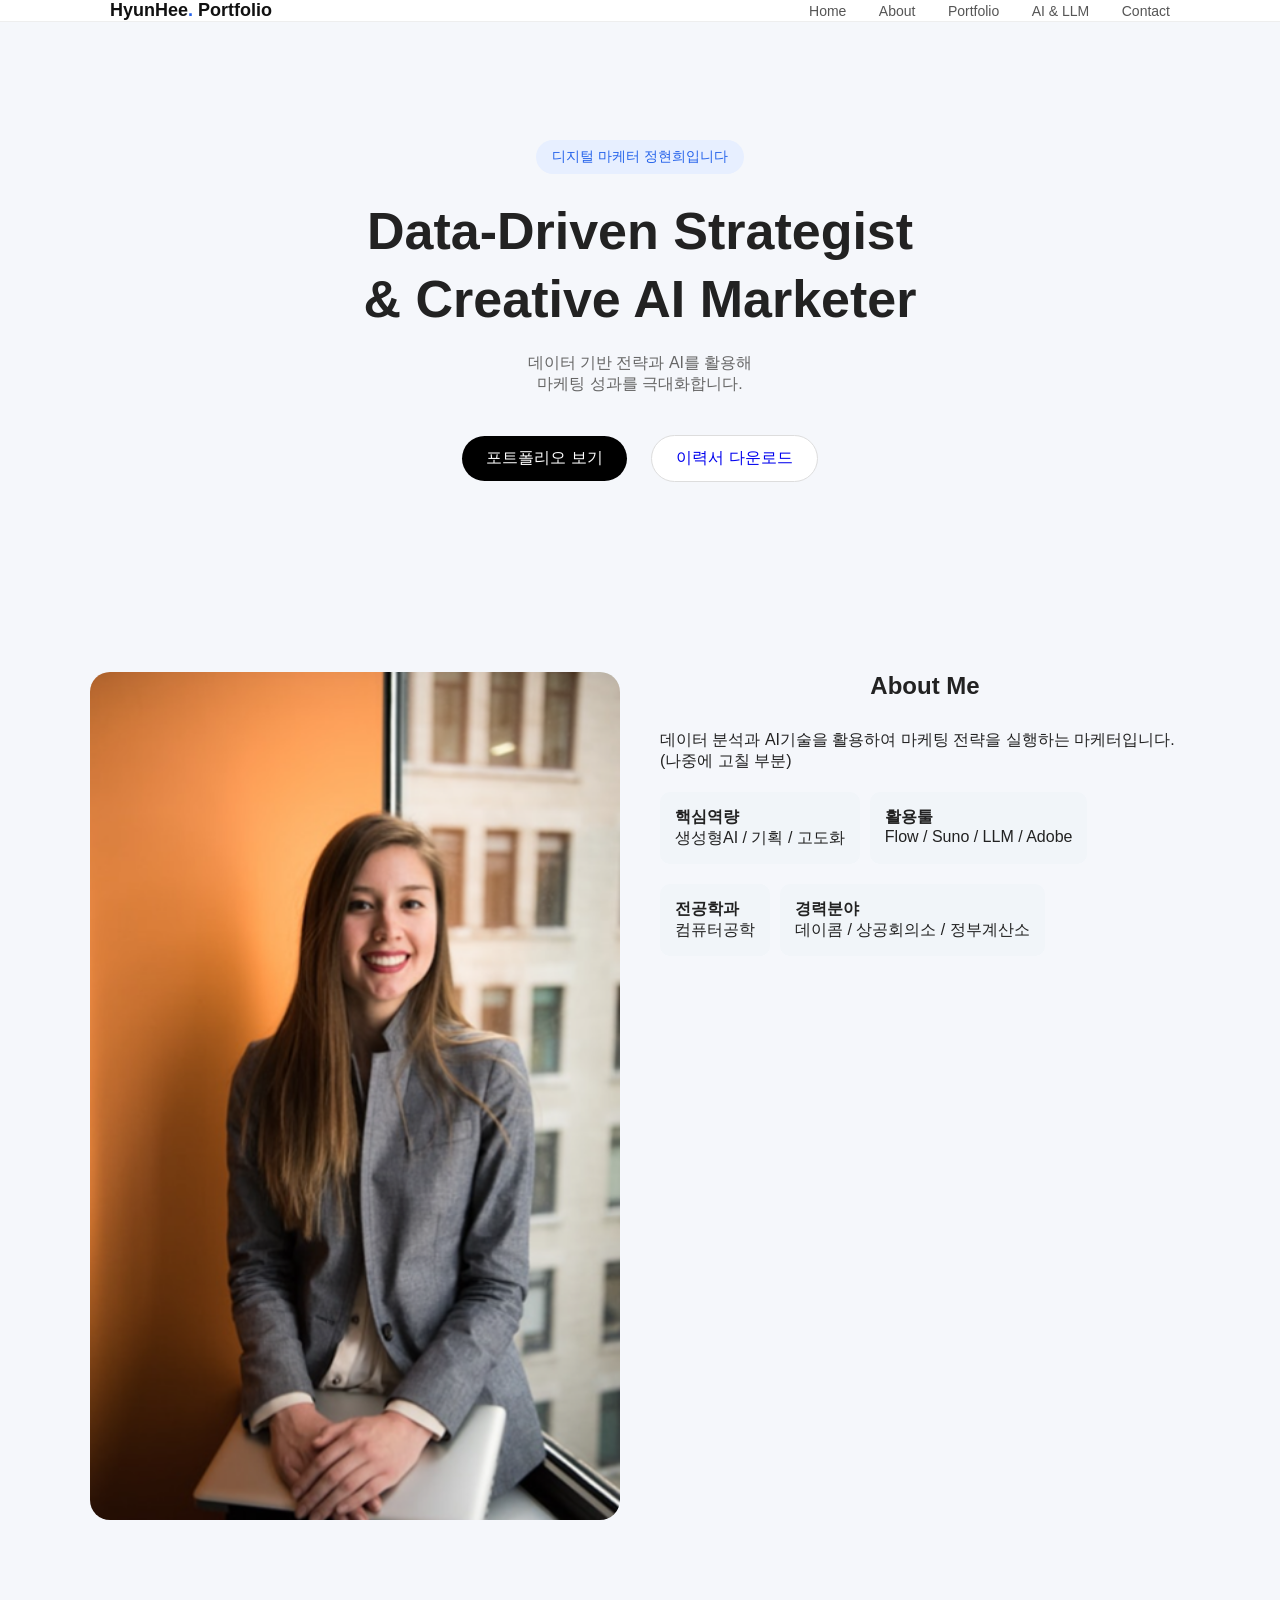
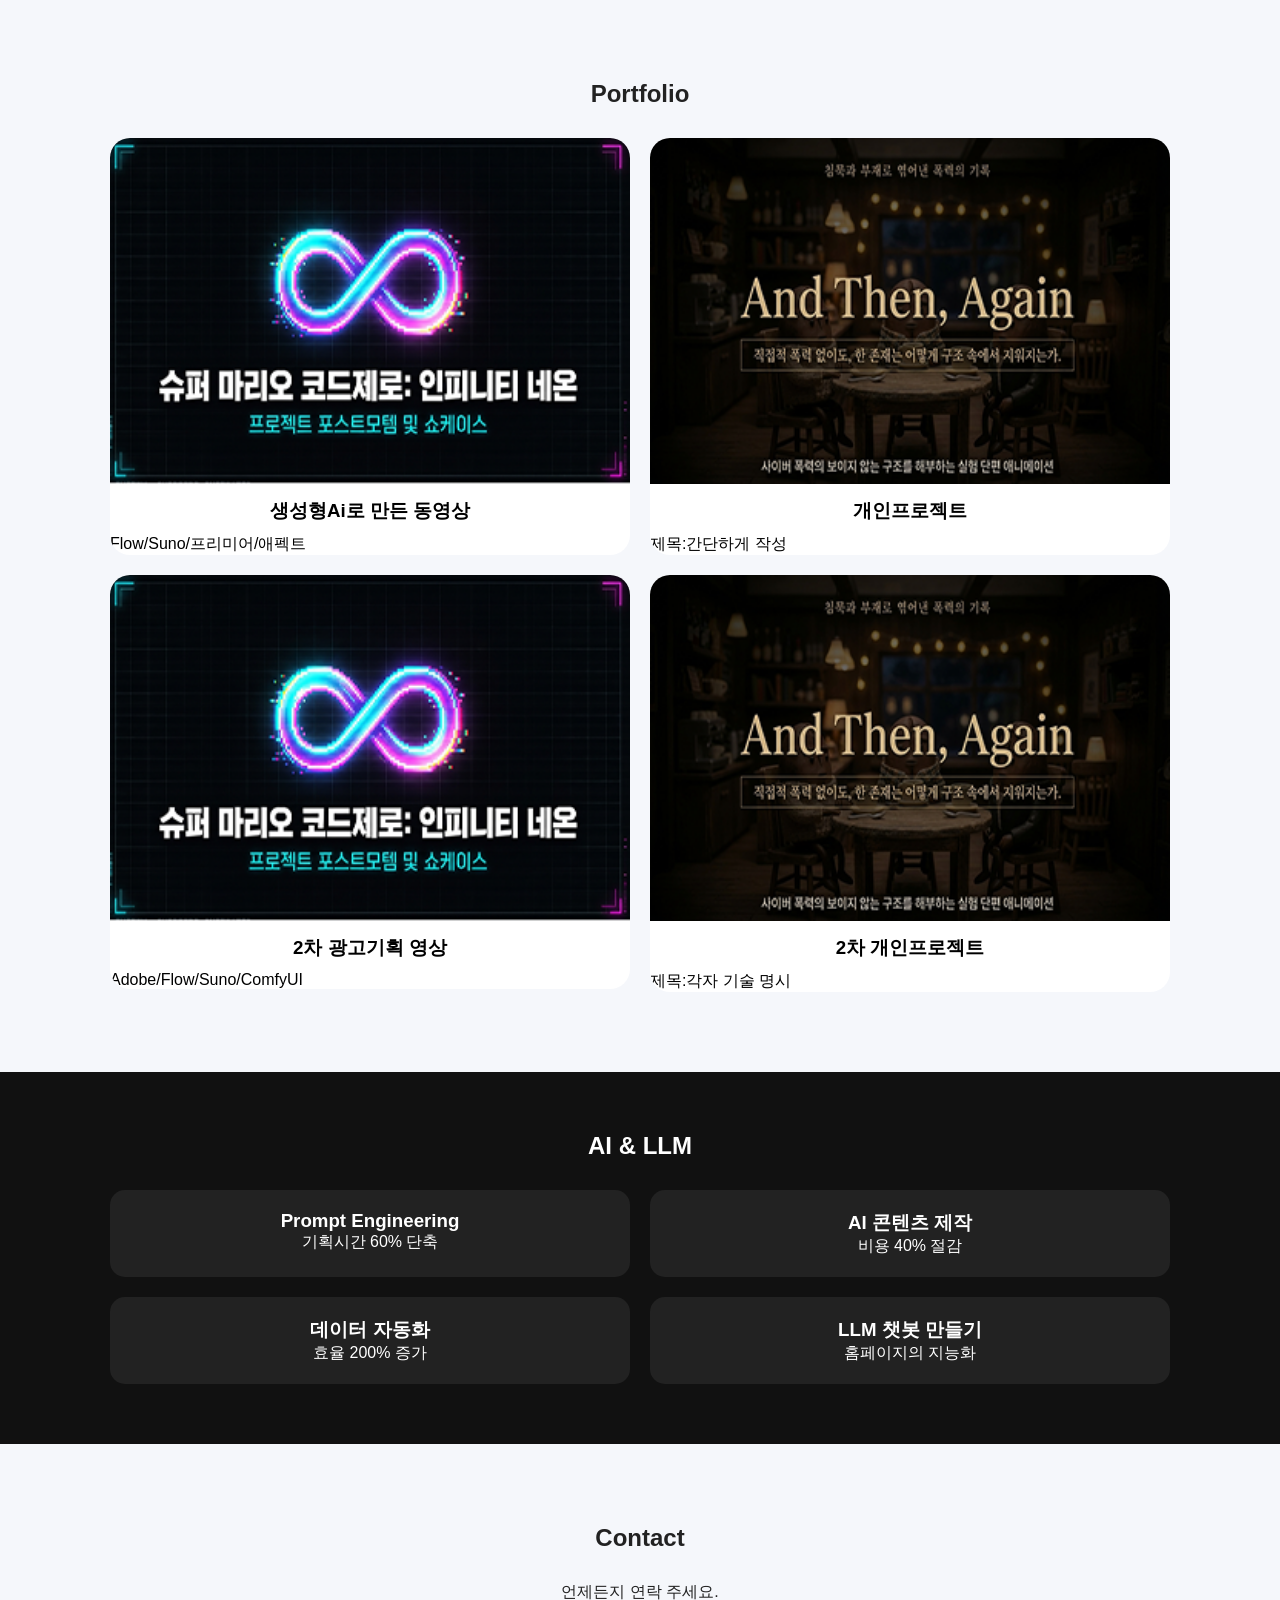
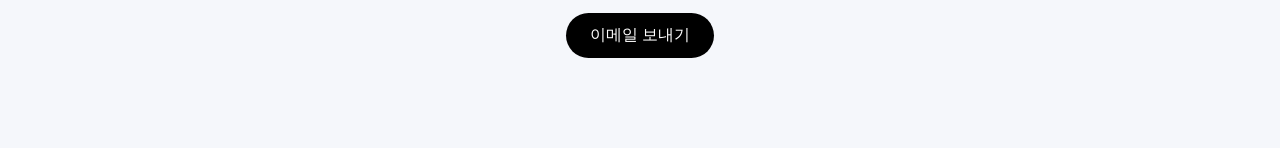
<file: index.html>
<!doctype html>
<html lang="ko">
  <head>
    <meta charset="UTF-8" />
    <meta name="viewport" content="width=device-width, initial-scale=1.0" />
    <title>정현희 홈페이지</title>
    <link rel="stylesheet" href="./css/style.css" />
  </head>
  <body>
    <!-- Navbar :주석문 -->
    <nav class="navbar">
      <div class="container nav-inner">
        <a href="index.html">
          <div class="logo">
            HyunHee<span>.</span>
            Portfolio
          </div>
        </a>
        <div class="menu">
          <a href="#home">Home</a>
          <a href="#about">About</a>
          <a href="#portfolio">Portfolio</a>
          <a href="#ai">AI & LLM</a>
          <a href="#contact">Contact</a>
        </div>
      </div>
    </nav>
    <!-- Hero -->
    <section id="home" class="hero">
      <div class="container hero-inner">
        <div class="badge">디지털 마케터 정현희입니다</div>
        <h1>
          Data-Driven <span> Strategist </span><br />
          & Creative <span> AI Marketer </span>
        </h1>
        <p>
          데이터 기반 전략과 AI를 활용해<br />
          마케팅 성과를 극대화합니다.
        </p>
        <div class="btn-group">
          <a href="#portfolio" class="btn primary">포트폴리오 보기</a>
          <a href="img/이력서.pdf" class="btn secondary">이력서 다운로드</a>
        </div>
      </div>
    </section>

    <!-- About me -->
    <section id="about" class="container about">
      <div class="about-grid">
        <img src="img/대표사진.png" alt="이미지에 대한 설명" />
        <div>
          <h2>About Me</h2>
          <p>
            데이터 분석과 AI기술을 활용하여 마케팅 전략을 실행하는
            마케터입니다.<br />(나중에 고칠 부분)
          </p>
          <div class="card-box">
            <div class="card">
              <h4 class="bold">핵심역량</h4>
              <p>생성형AI / 기획 / 고도화</p>
            </div>
            <div class="card">
              <h4>활용툴</h4>
              <p>Flow / Suno / LLM / Adobe</p>
            </div>
          </div>
          <div class="card-box">
            <div class="card">
              <h4>전공학과</h4>
              <p>컴퓨터공학</p>
            </div>
            <div class="card">
              <h4>경력분야</h4>
              <p>데이콤 / 상공회의소 / 정부계산소</p>
            </div>
          </div>
        </div>
      </div>
    </section>

    <!-- Portfolio -->
    <section id="portfolio" class="portfolio">
      <div class="container">
        <h2>Portfolio</h2>
        <div class="grid">
          <a href="html/team1.html" class="portfolio-a">
            <div class="portfolio-card">
              <img src="img/폴트폴리오1.png" alt="1차 팀프로젝트" />
              <h3>생성형Ai로 만든 동영상</h3>
              <p>Flow/Suno/프리미어/애펙트</p>
            </div>
          </a>
          <a href="html/personal1.html" class="portfolio-a">
            <div class="portfolio-card">
              <img src="img/개인포트폴리오.png" alt="1차 개인 1차 프로젝트" />
              <h3>개인프로젝트</h3>
              <p>제목:간단하게 작성</p>
            </div>
          </a>
          <a href="html/team2.html" class="portfolio-a">
            <div class="portfolio-card" >
              <img src="img/폴트폴리오1.png" alt="2차 팀프로젝트" />
              <h3>2차 광고기획 영상</h3>
              <p> Adobe/Flow/Suno/ComfyUI </p>
            </div>
          </a>
          <a href="html/personal2.html" class="portfolio-a">
            <div class="portfolio-card" >
              <img src="img/개인포트폴리오.png" alt="2차 개인 프로젝트" />
              <h3>2차 개인프로젝트</h3>
              <p>제목:각자 기술 명시</p>
            </div>
          </a>
        </div>
      </div>
    </section>

  <!-- AI -->  
   <section id="ai"  class="ai">
    <div class="container">
      <h2> AI & LLM </h2>
      <div class="grid">
 
        <div class="ai-card">
          <a href="#"> <h3> Prompt Engineering </h3> </a>
          <p> 기획시간 60% 단축 </p>
        </div>

        <div class="ai-card">
          <a href="#"> <h3> AI 콘텐츠 제작 </h3> </a>
          <p> 비용 40% 절감 </p>
        </div>

        <div class="ai-card">
          <a href="#"> <h3> 데이터 자동화 </h3> </a> 
          <p> 효율 200% 증가 </p>
        </div>

        <div class="ai-card">
          <a href="#"> <h3> LLM 챗봇 만들기 </h3> </a>
          <p> 홈페이지의 지능화 </p>
        </div>

      </div>
    </div>
   </section>
   <!-- contact -->
   <section id="contact" class="contact">
    <div class="container center contact-align-center">
      <h2> Contact </h2>
      <p> 언제든지 연락 주세요.</p>
      <a href="mailto:hee0075@hanmail.net" class="btn primary">이메일 보내기</a>
    </div>
   </section> 
  </body>
</html>
</file>
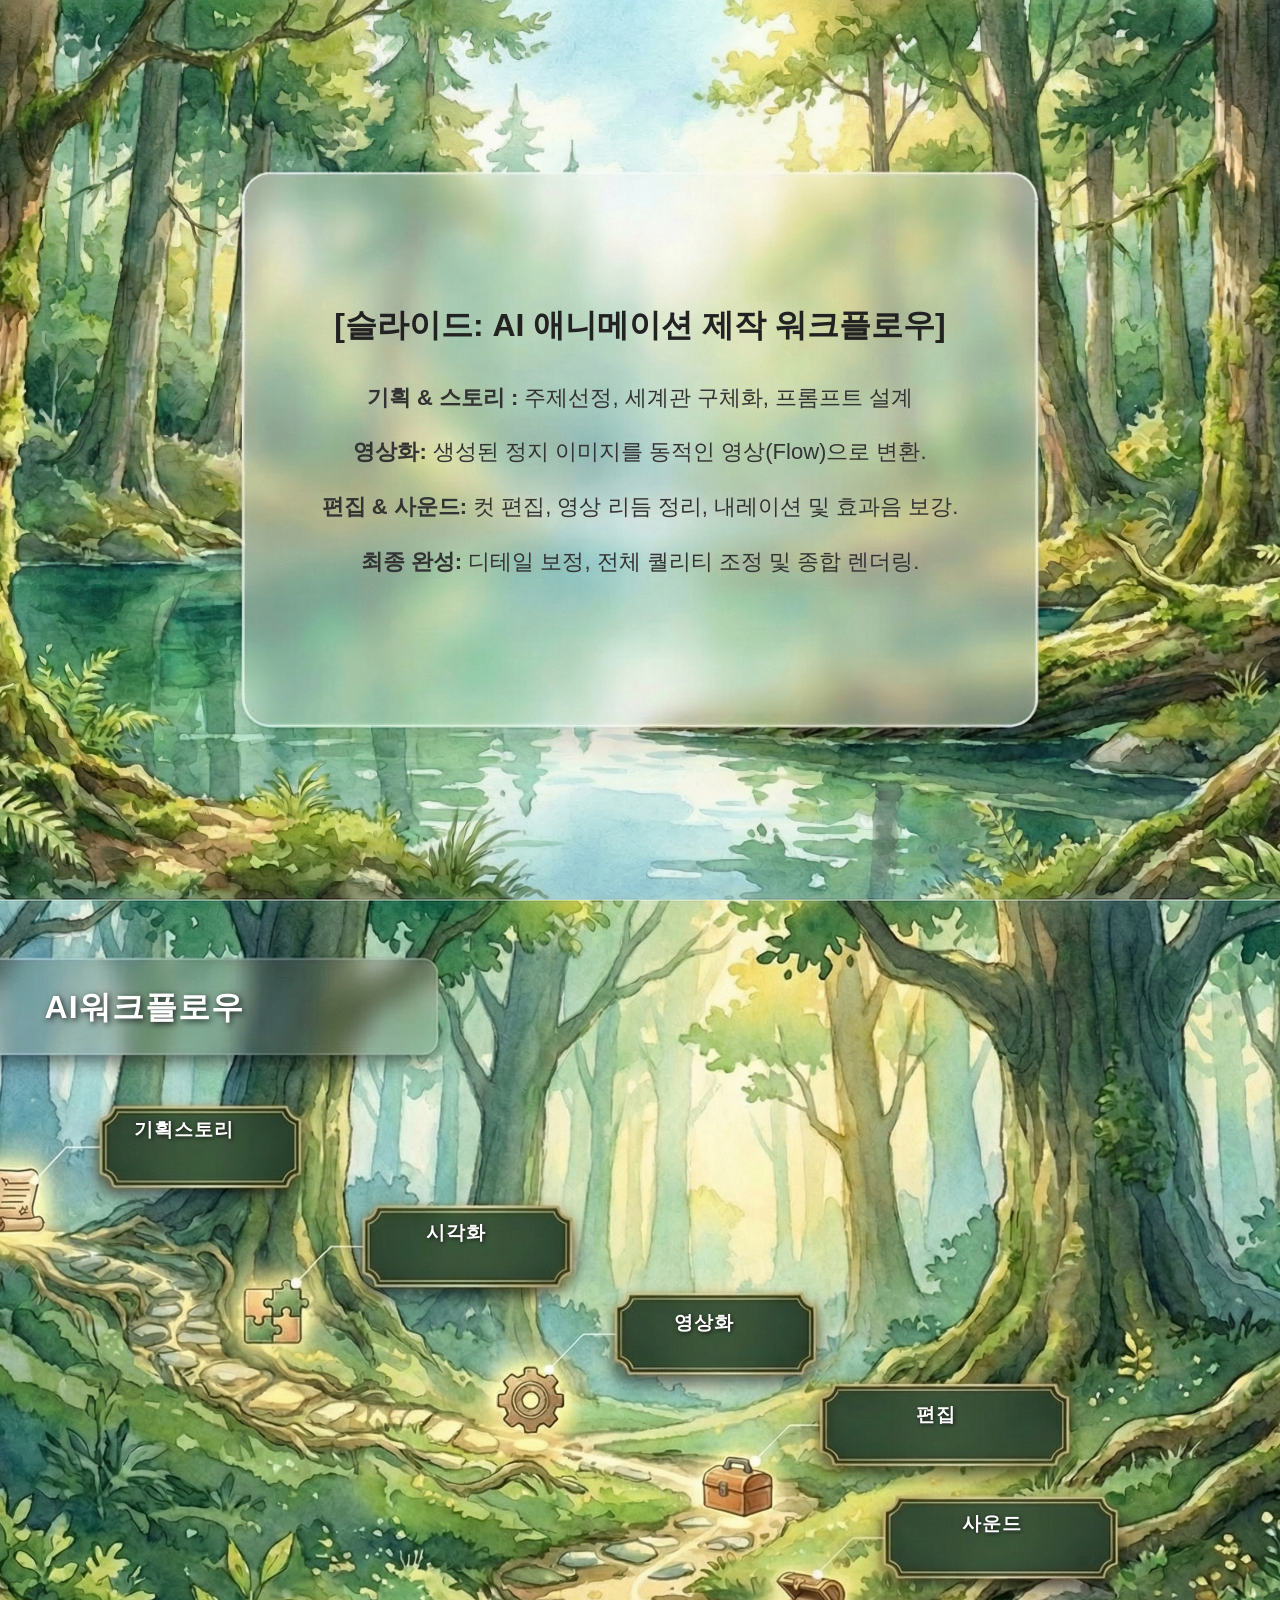
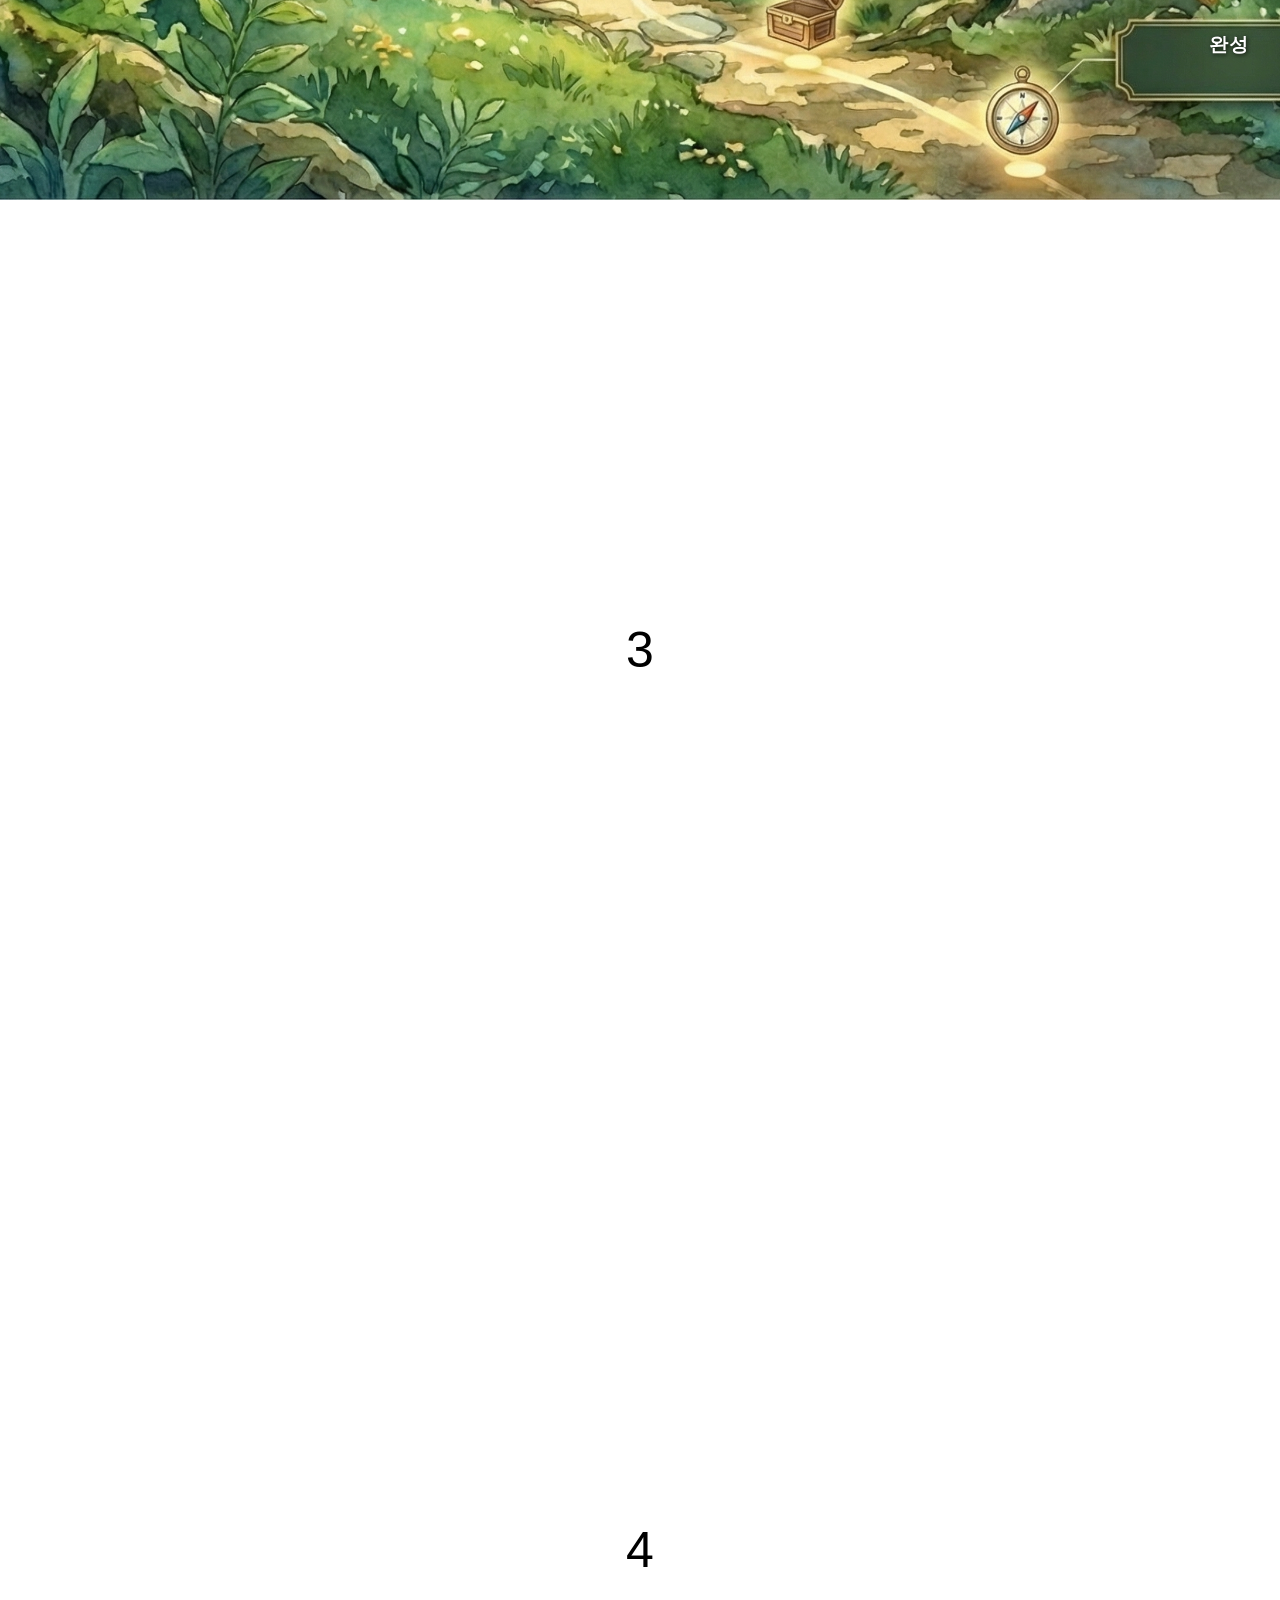
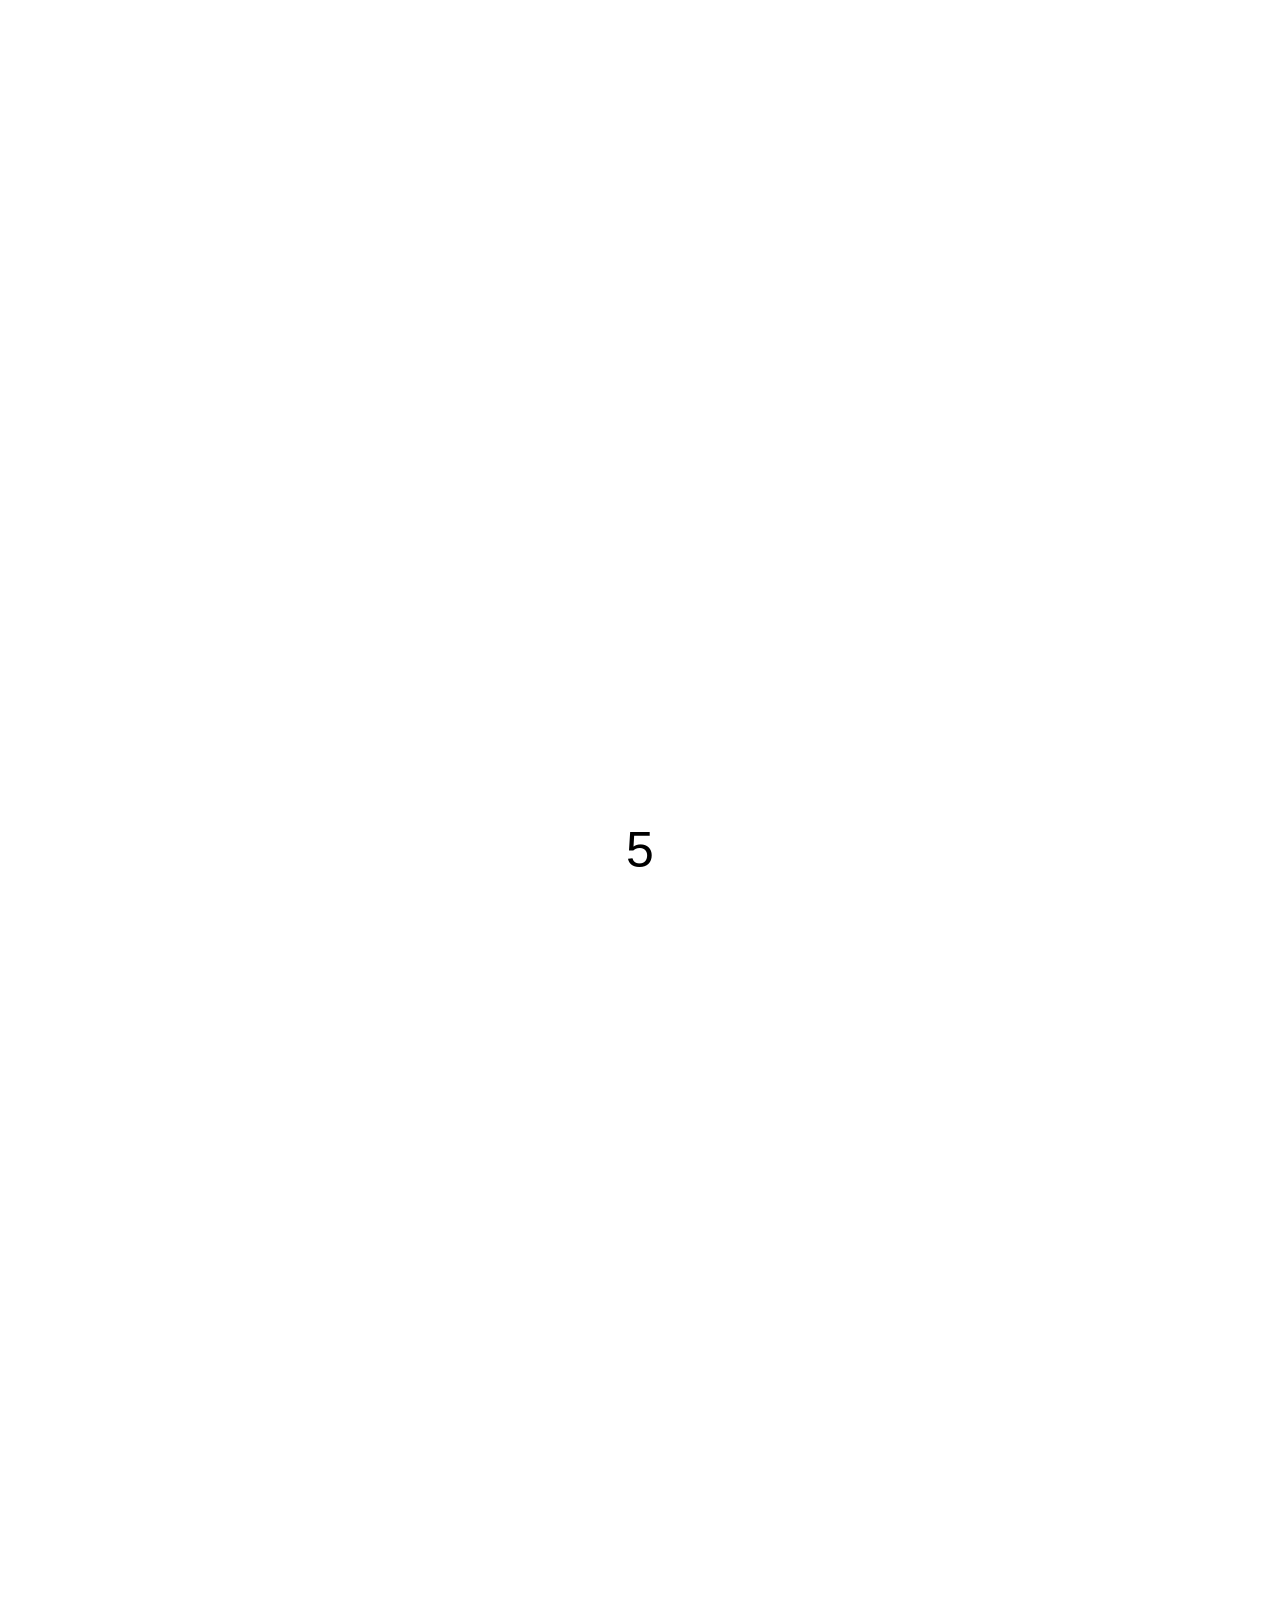
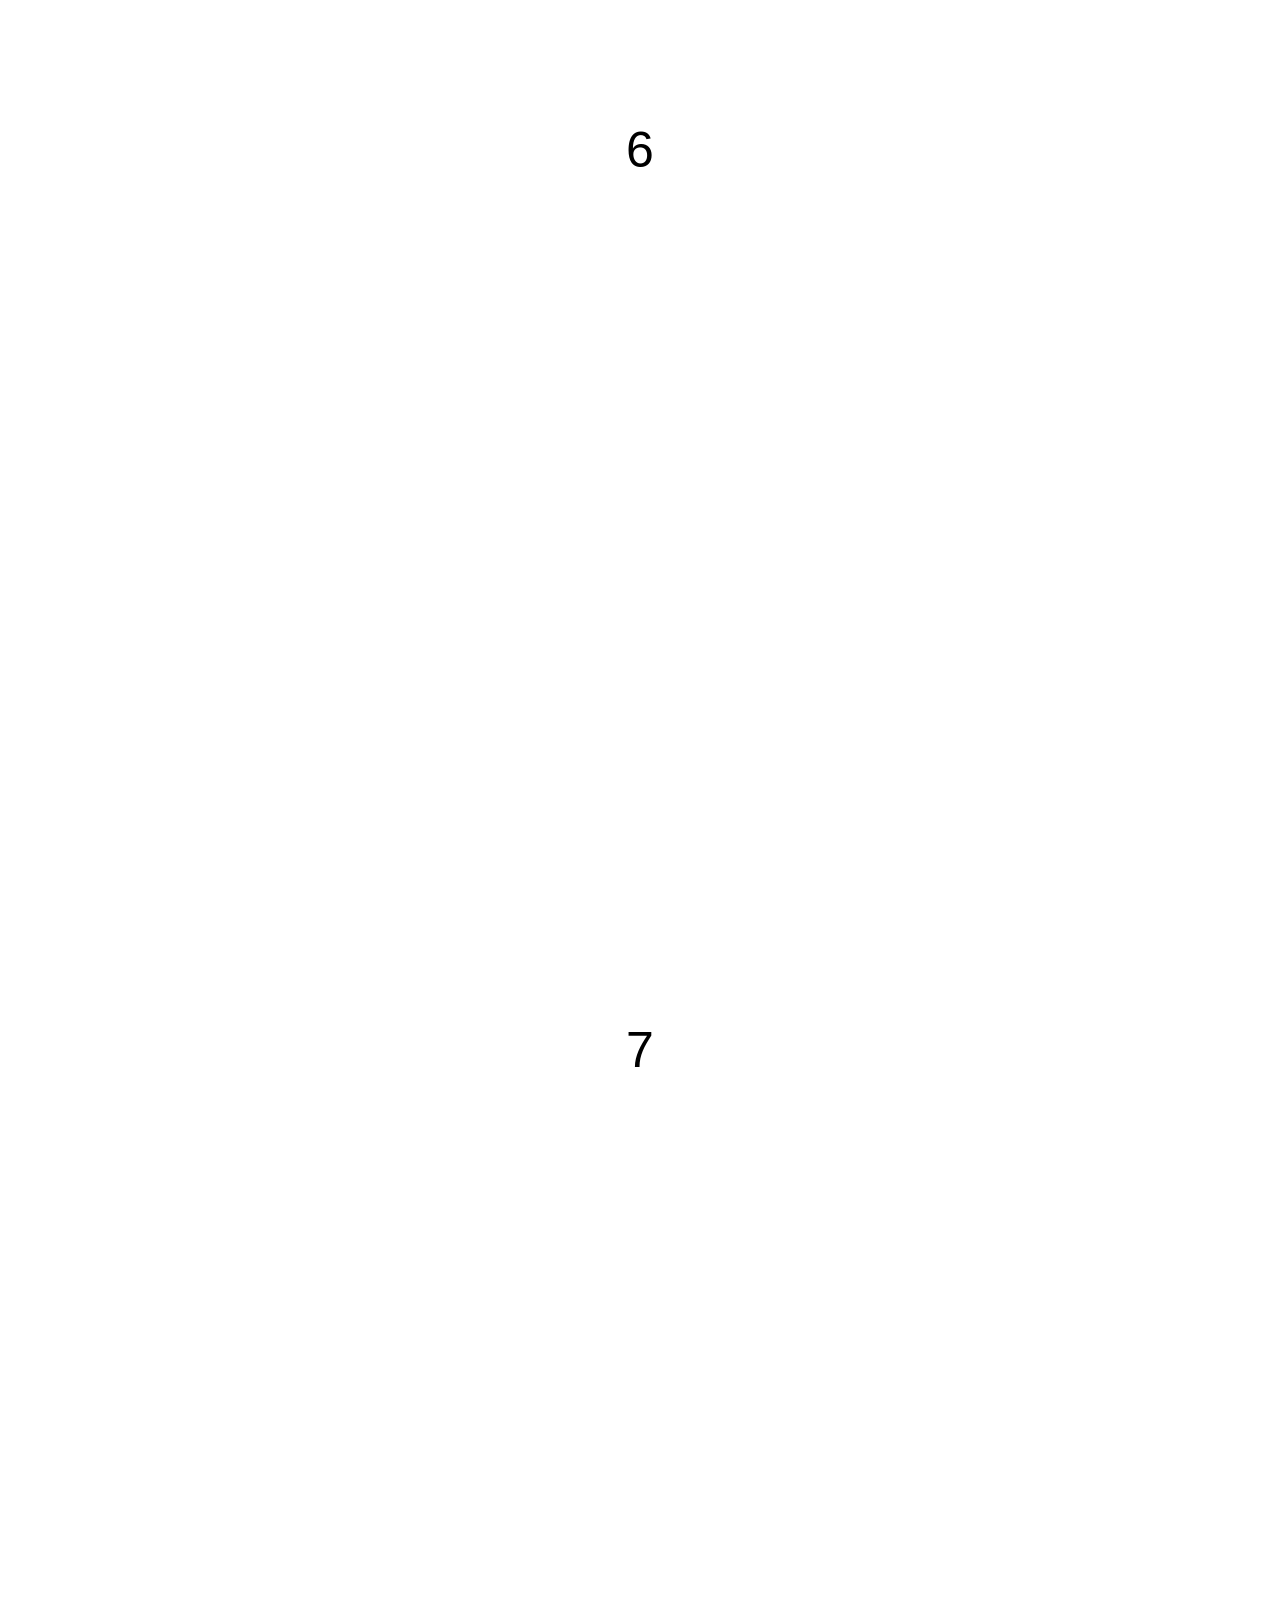
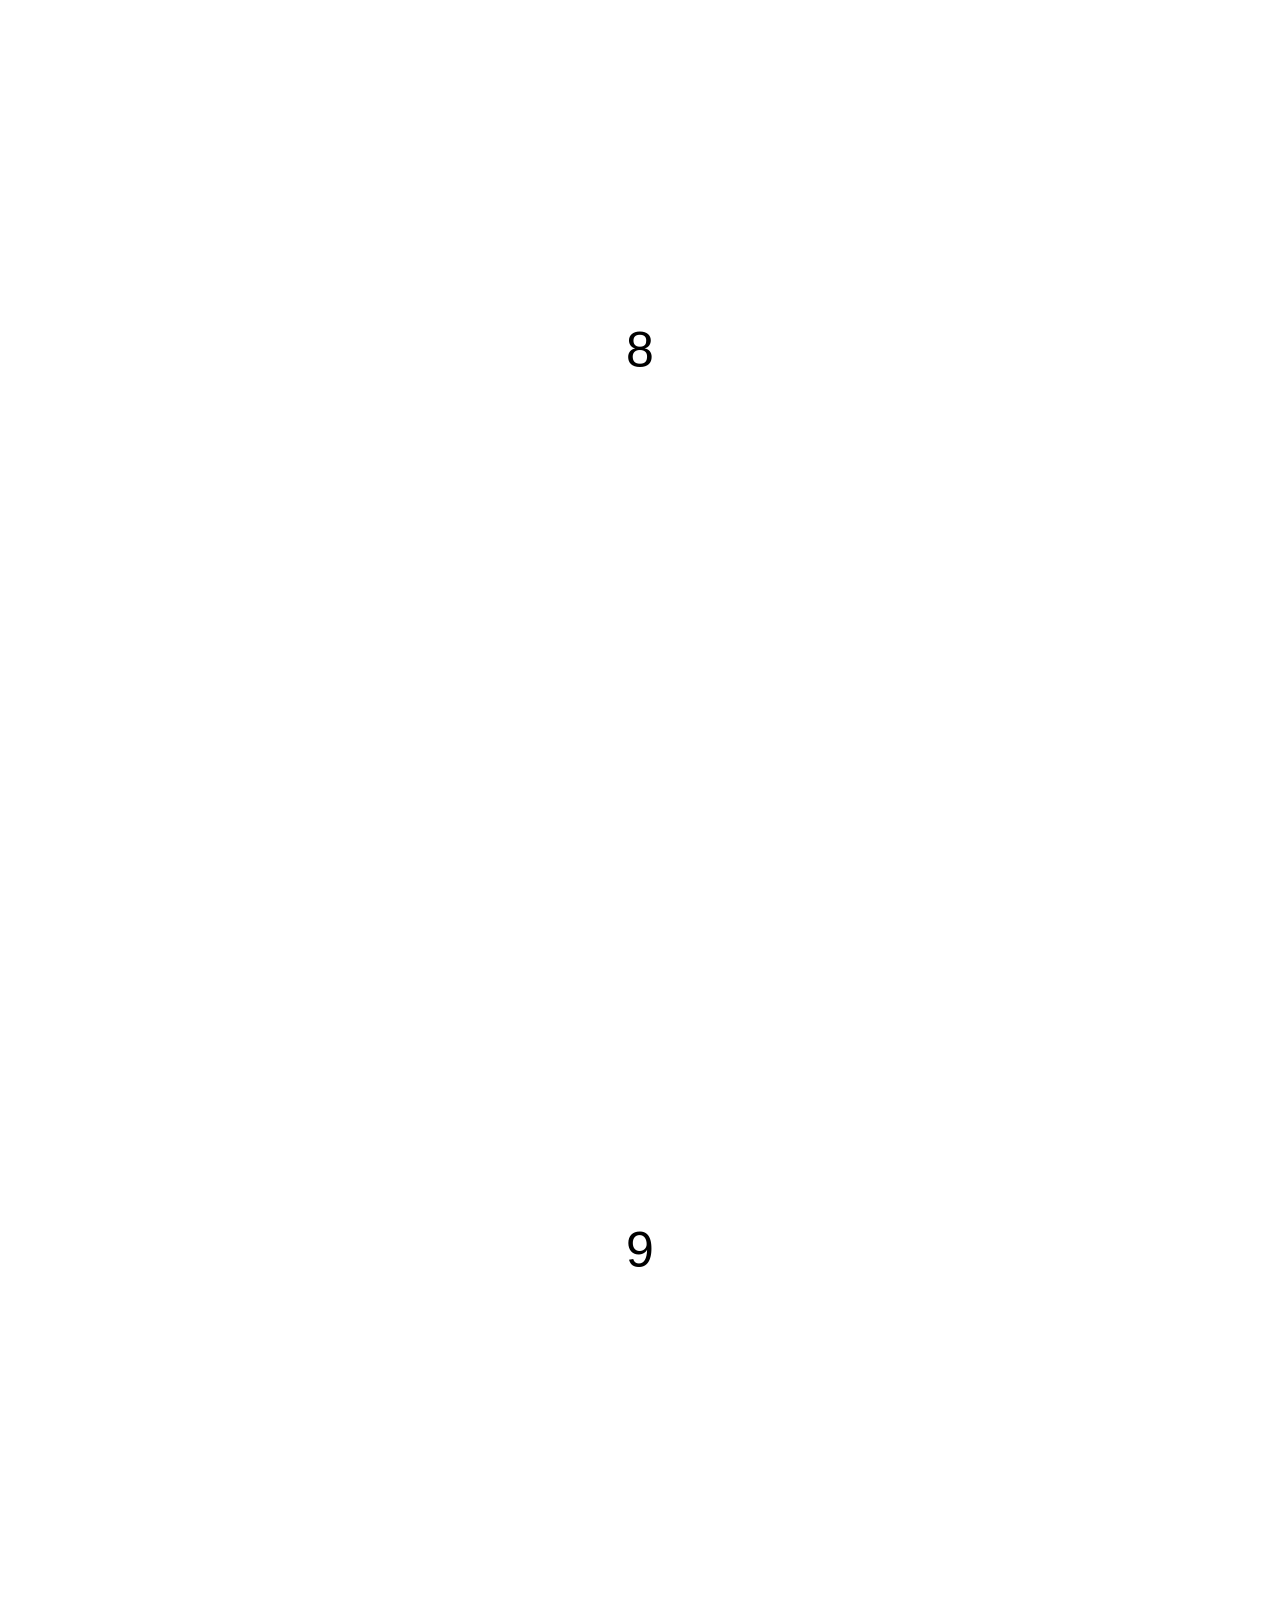
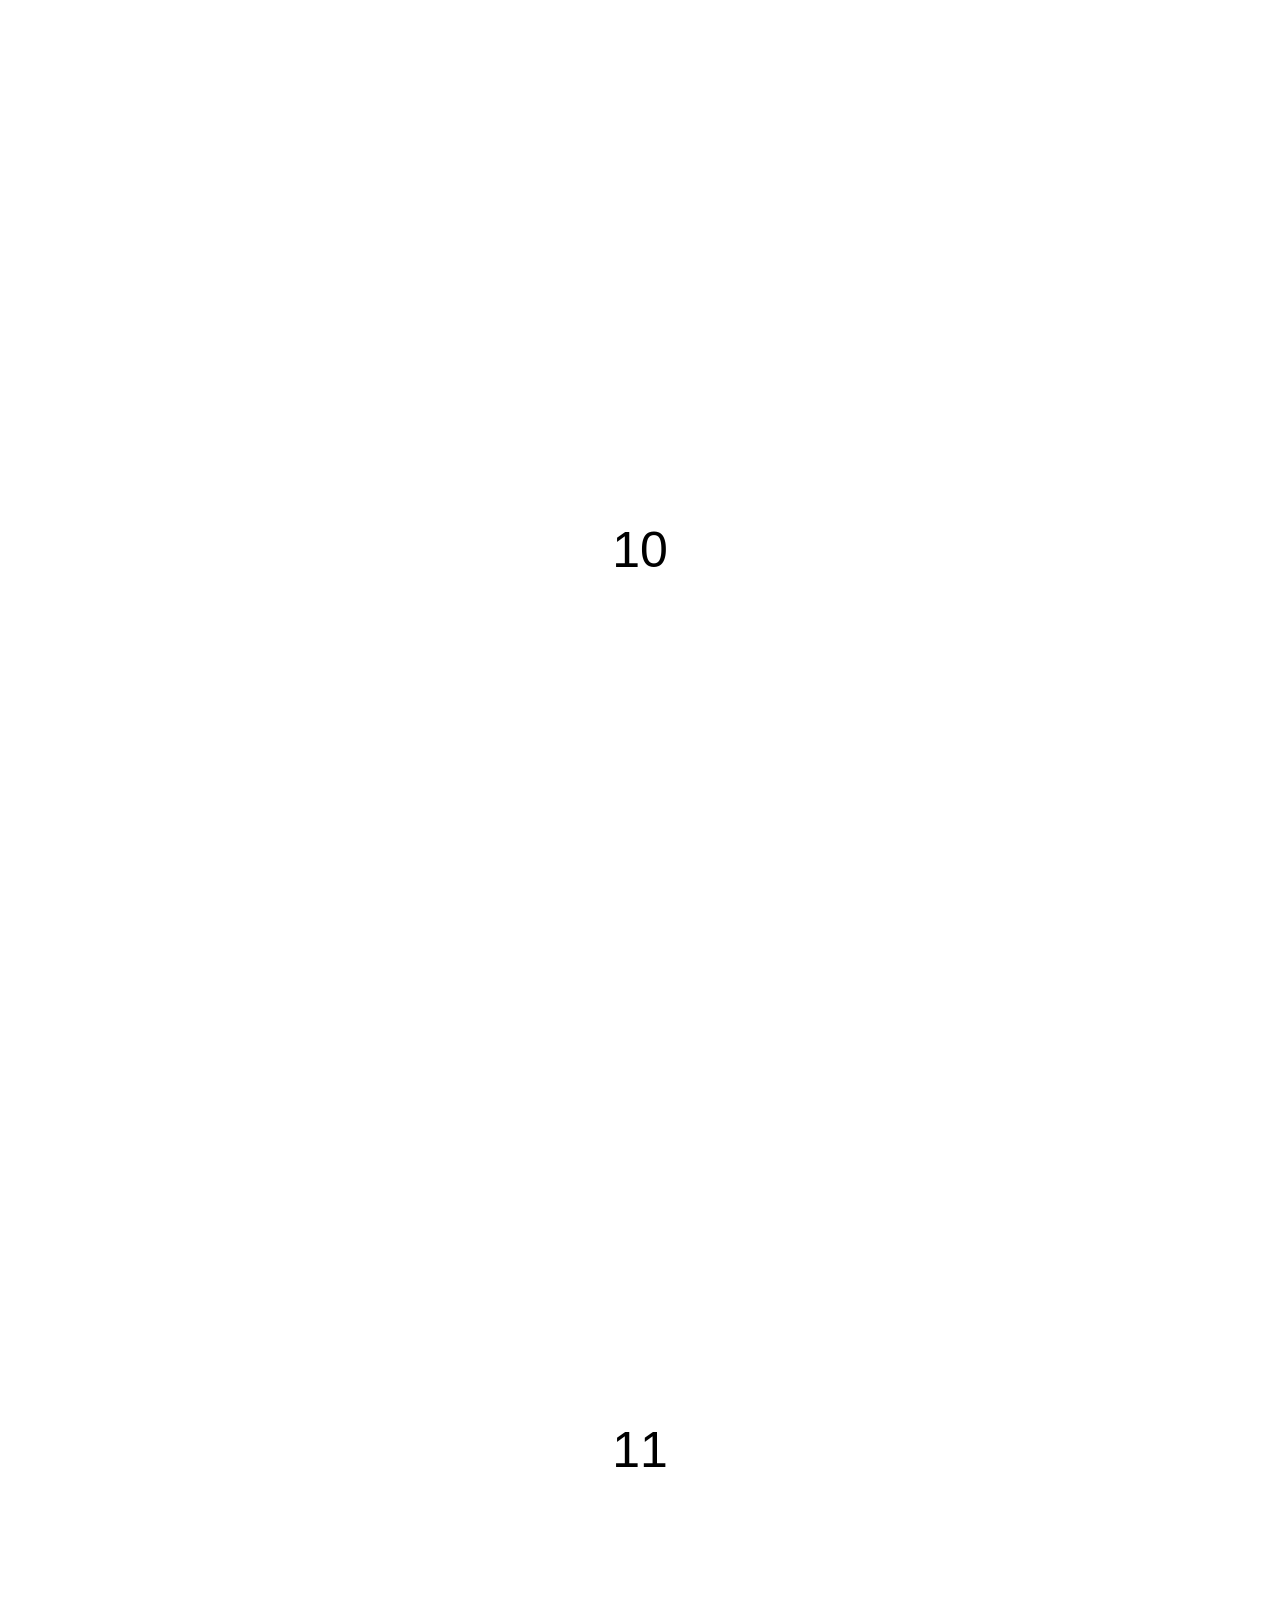
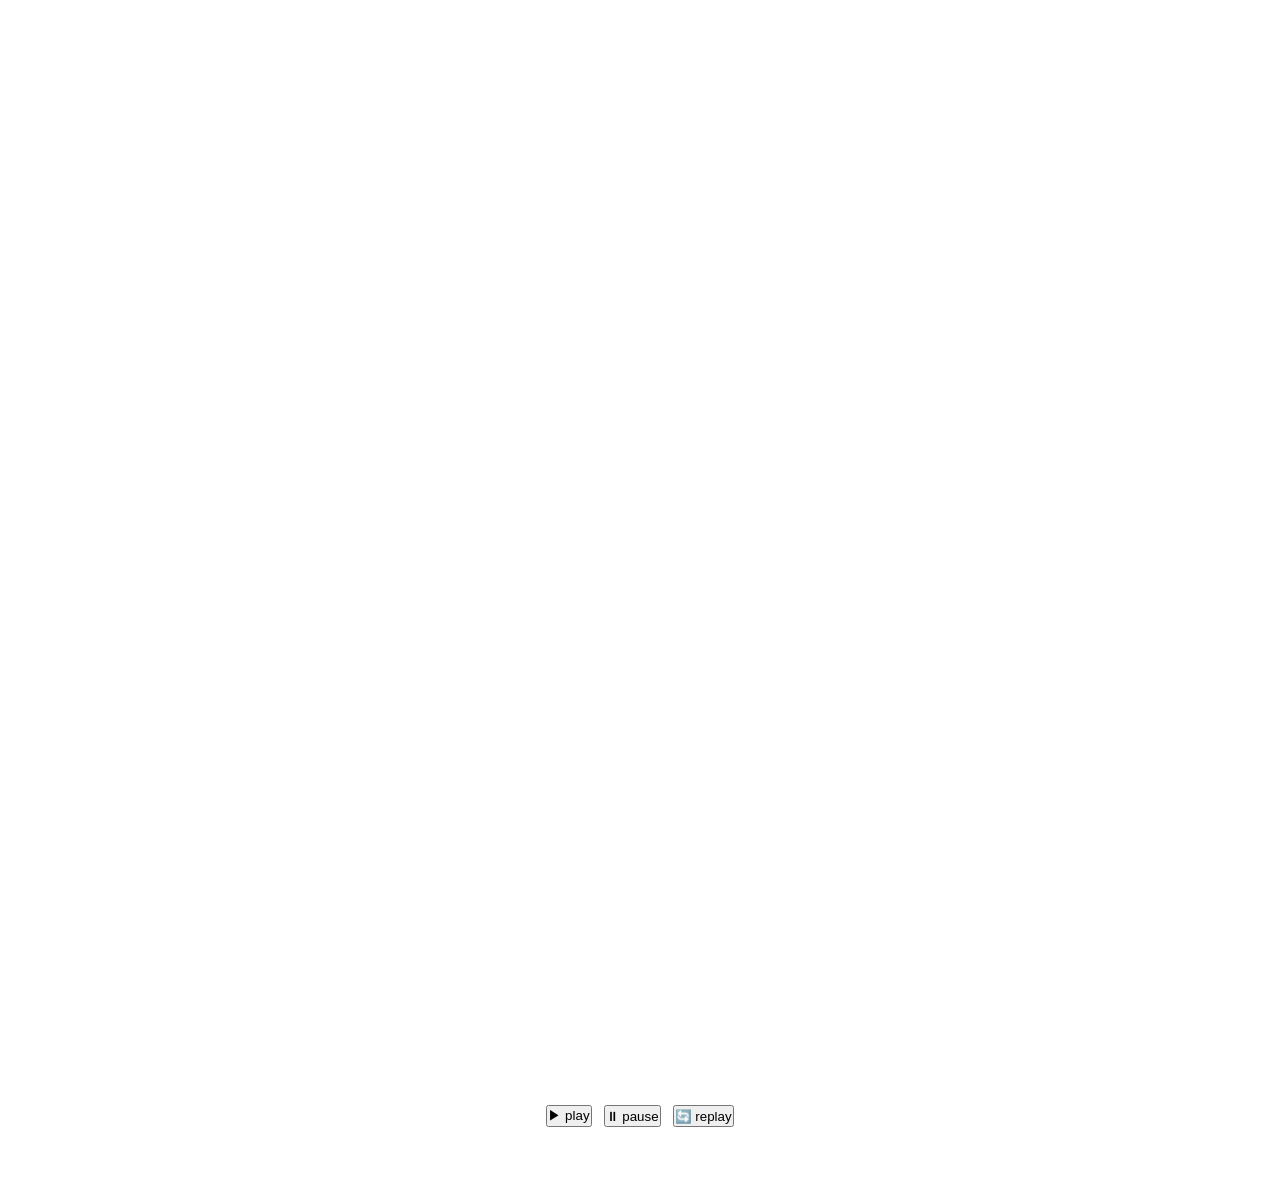
<file: html/personal1.html>
<!doctype html>
<html lang="ko">
  <head>
    <meta charset="UTF-8" />
    <meta name="viewport" content="width=device-width, initial-scale=1.0" />
    <title>개인 1차 프로젝트 personal1.html</title>
    <link rel="stylesheet" href="../css/personal1.css" />
  </head>
  <body>
    <section class="page s1">
      <div class="content-box">
        <h2>[슬라이드: AI 애니메이션 제작 워크플로우]</h2>
        <ul>
          <li>
            <strong> 기획 & 스토리 :</strong> 주제선정, 세계관 구체화, 프롬프트
            설계
          </li>
          <li>
            <strong>영상화:</strong> 생성된 정지 이미지를 동적인 영상(Flow)으로
            변환.
          </li>
          <li>
            <strong>편집 & 사운드:</strong> 컷 편집, 영상 리듬 정리, 내레이션 및
            효과음 보강.
          </li>
          <li>
            <strong>최종 완성:</strong> 디테일 보정, 전체 퀄리티 조정 및 종합
            렌더링.
          </li>
        </ul>
      </div>
    </section>

    <section class="page s2">
       <div class="roadmap-container">
         <div class="roadmap-text title-text">AI워크플로우</div>
         <div class="roadmap-text step1">기획스토리</div>
         <div class="roadmap-text step2">시각화</div>
         <div class="roadmap-text step3">영상화</div>
         <div class="roadmap-text step4">편집</div>
         <div class="roadmap-text step5">사운드</div>
         <div class="roadmap-text step6">완성</div>
       </div>  
    </section>

    
    <section class="page">3</section>
    <section class="page">4</section>
    <section class="page">5</section>
    <section class="page">6</section>
    <section class="page">7</section>
    <section class="page">8</section>
    <section class="page">9</section>
    <section class="page">10</section>
    <section class="page">11</section>
<section class="page video-page">
  <div class="video-wrapper">
    <iframe
      id="myIframe"
      src="https://www.youtube.com/embed/tXhPL_tDxH8?enablejsapi=1"
      title="YouTube video player"
      frameborder="0"
      allow="accelerometer; autoplay; clipboard-write; encrypted-media; gyroscope; picture-in-picture"
      allowfullscreen>
    </iframe>
  </div>

  <div class="video-controls">
    <button id="playBtn">▶ play</button>
    <button id="pauseBtn">⏸ pause</button>
    <button id="replayBtn">🔄 replay</button>
  </div>
</section>

<!-- YouTube IFrame API -->
<script src="https://www.youtube.com/iframe_api"></script>
<script>
  let player;

  // API 준비되면 자동 호출
  function onYouTubeIframeAPIReady() {
    player = new YT.Player('myIframe', {
      events: {
        onReady: () => console.log('플레이어 준비 완료')
      }
    });
  }

  document.getElementById('playBtn').addEventListener('click', () => player.playVideo());
  document.getElementById('pauseBtn').addEventListener('click', () => player.pauseVideo());
  document.getElementById('replayBtn').addEventListener('click', () => {
    player.seekTo(0);
    player.playVideo();
  });
</script>

  </body>
</html>
</file>
<file: css/style.css>
* {
  margin: 0;
  padding: 0;
  box-sizing: border-box;
  font-family: "Pretendard", sans-serif;
}
body {
  background: #f5f7fb;
  color: #222;
}

.navbar {
    position: fixed;
    width: 100%;
    top: 0;
    background: white;
    padding: 18px, 0;
    border-bottom: 1px solid #eee;
}

.container {
  max-width: 1100px;
  margin: auto;
  padding: 0 20px;
}

.nav-inner {
  display: flex;
  justify-content: space-between;
  align-items: center;
}

.nav-inner a{
  text-decoration: none;
}

.logo{
  font-weight: 700;
  font-size: 18px;
  color: #111;
}
.logo span {
  color: #2563eb;
}

.menu a{
   margin-left: 28px;
   text-decoration: none;
   color: #555;
   font-size: 14px;
   transition: 0.2s;
}

.menu a:hover {
  color: #2563eb;
}

.hero {
  padding-top: 140px;
  padding-bottom: 100px;
  text-align: center;
}

.hero-inner {
  max-width: 800px;
}
.badge {
  display: inline-block;
  background: #e7efff;
  color: #2563eb;
  padding: 8px 16px;
  border-radius: 999px;
  font-size: 14px;
  margin-bottom: 24px;
}

.hero h1 {
  font-size: 52px;
  font-weight: 800px;
  line-height: 1.3;
  margin-bottom: 20px;
}

.hero p {
  color: #666;
  font-size: 16px;
  margin-bottom: 30px;
}

.btn {
  padding: 12px 24px;
  border-radius: 30px;
  text-decoration: none;
  display: inline-block;
  margin: 10px;
}

.primary {
  background: black;
  color: white;
}

.secondary {
  background: white;
  border: 1px solid #ddd
}

.about {
  padding: 80px 0;
}

.about-grid{
  display: grid;
  grid-template-columns: 1fr 1fr;
  gap: 40px;
}
.about img {
   width: 100%;
   border-radius: 20px;
}

.card-box {
  display: flex;
  gap: 10px;
  margin-top: 20px;
}

.card {
  background: #f1f5f9;
  padding: 15px;
  border-radius: 10px;
}

.bold{
  font-weight: 800;
}

/* Portfoilio */
.portfolio {
  padding: 80px 0;
}

.grid {
  display: grid;
  grid-template-columns: 1fr 1fr;
  gap: 20px;
}

.portfolio-card {
  background: white;
  border-radius: 20px;
  overflow: hidden;
  transition: 0.3s;
}

.portfolio-card:hover {
  transform: translateY(-50px);
}

.portfolio-card img {
  width: 100%;
}

.portfolio h3 {
  padding: 10px;
  text-align: center;
}

.portfolio-a {
  text-decoration: none;
  color: #000;
}

/* ai */
.ai {
  background: #111;
  color: white;
  padding: 60px 0 ;
}

.ai-card {
  background: #222;
  padding: 20px;
  border-radius: 15px;
  text-align: center;
}

.container h2 {
  text-align: center;
  padding-bottom: 30px;
}

.ai-card a {
  text-decoration: none;
  color: white;
}

/* contact */
.contact {
  padding: 80px 0;
}

.contact-align-center{
   text-align: center;
}
</file>
<file: css/personal1.css>
* {
  margin: 0;
  padding: 0;
  box-sizing: border-box;
  font-family: "Pretendar", sans-serif;
}

body {
  height: 100vh;
  background-size: cover ;
  background-position: center;
  background-repeat: no-repeat;
}

.page {
  height: 100vh;
  display: flex;
  justify-content: center;
  align-items: center;
  font-size: 50px;
}

html {
  scroll-snap-type: y mandatory;
}

section {
  scroll-snap-align: start;
}

.s1 {
  background-image: url('../img/personal1/연습1.png');
  background-size: cover;
  background-position: center;
  background-repeat: no-repeat;
}

.content-box {
   padding: 50px 70px;
   text-align: center;
   max-width: 900px;
   width: 90%;
}

.content-box h2 {
  font-size: 32px;
  margin-bottom: 30px;
  color: #222;
  font-weight: 700;
}

.content-box ul {
  list-style: none;
  padding: 0;
}

.content-box li {
  font-size: 22px;
  line-height: 1.8;
  color: #333;
  margin-bottom: 15px;
  word-break: keep-all;
}

.content-box li strong {
   font-weight: 700;
}

/* section 2번째 */
.s2 {
  position: relative; /* 자기자신 기준 */
  display: flex;
  justify-content: center;
  align-items: center;
  overflow: hidden;
  background-color: #000;
}

.roadmap-container {
  position: absolute; /* 절대값 위치 */
  width: 100vw;
  height: 56.25vw;
  min-height: 100vh;
  min-width: 177.77vh;
  background-image: url('../img/personal1/연습2.png');
  background-size: cover;
  user-select: none;
}

.roadmap-text {
  position: absolute;
  color: #fff;
  font-weight: 600;
  text-align: center;
  transform: translate(-50%, -50%);
  text-shadow: 1px 1px 4px rgba(0,0,0,0.8);
  font-size: clamp(14px, 1.5vw, 24px);
  letter-spacing: 1px;  
}

.title-text {
  top: 12%;
  left: 19%;
  font-size: clamp(18px, 2.5vw, 36px);
  font-weight: 800;
  text-shadow: 2px 2px 6px rgba(0,0,0,0.8);
}

.step1 {
  top: 25.5%;
  left: 21.5%;
} /* 기획스토리 */
.step2 {
  top: 37%;
  left: 38.5%;
} /* 시각화 */
.step3 {
  top: 47%;
  left: 54%;
} /* 영상화 */
.step4 {
  top: 57.2%;
  left: 68.5%;
} /* 편집 */
.step5 {
  top: 69.3%;
  left: 72%;
} /* 사운드 */
.step6 {
  top: 82.8%;
  left: 86.8%;
} /* 완성 */

/* video page부분 */
.video-page {
  position: relative;
  width: 100%;
  height: 100vh;
  overflow: hidden;
}
.bg-video {
  position: absolute;
  top: 0%;
  left: 0%;
  width: 100%;
  transform: translate(-50,-50);
}
.video-page {
      width: 100%;
      height: 100vh;
      display: flex;
      flex-direction: column;
      align-items: center;
      justify-content: center;
    }

    .video-wrapper {
      position: relative;
      width: 100%;
      aspect-ratio: 16 / 9; /* 16:9 비율 유지 */
    }

    .video-wrapper iframe {
      position: absolute;
      top: 0;
      left: 0;
      width: 100%;
      height: 100%;
    }

    .video-controls {
      margin-top: 12px;
      display: flex;
      gap: 12px;
    }
</file>
